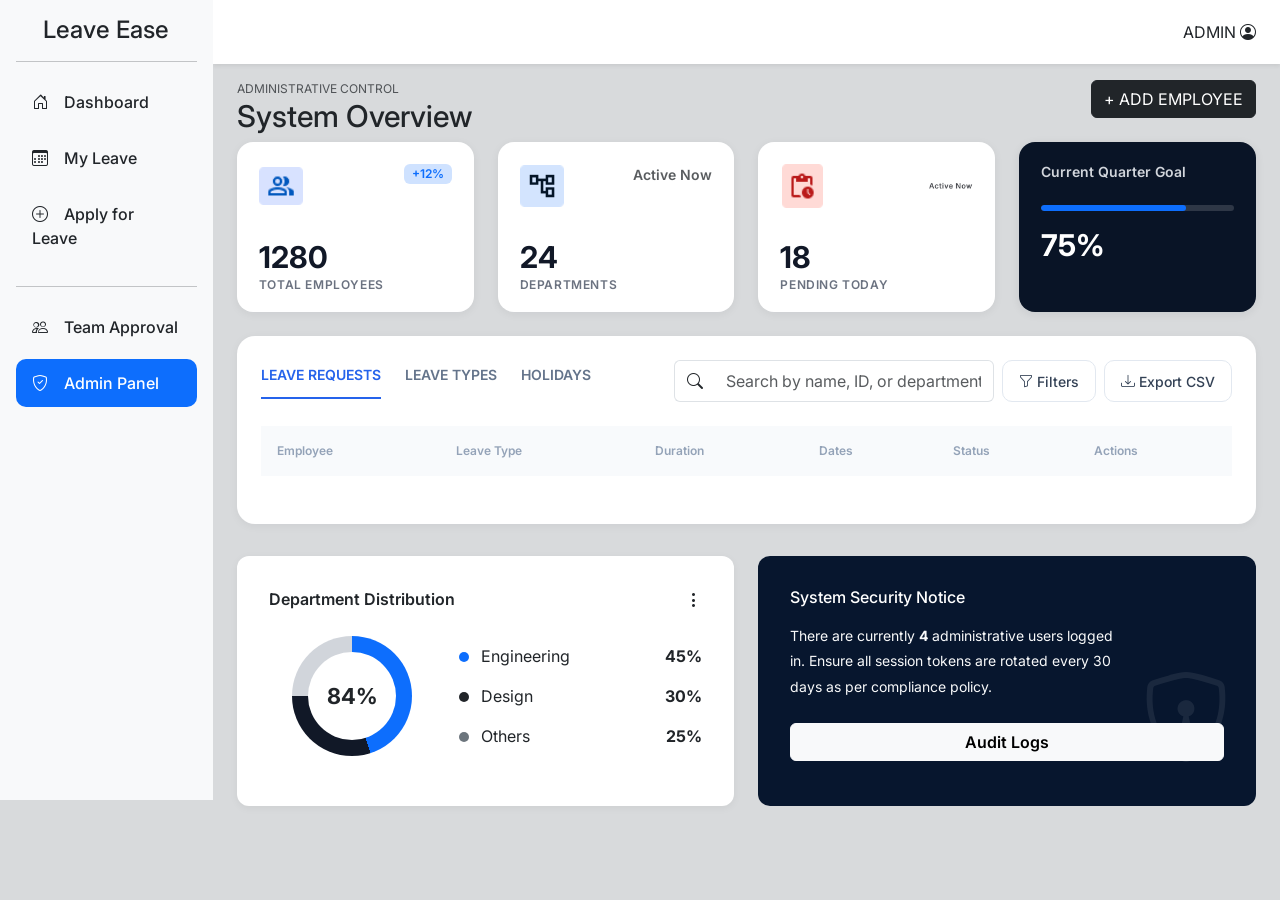
<file: FRONTEND_MANAGEMENT/Admin/admin.html>
<!DOCTYPE html>
<html lang="en">

<head>
    <meta charset="UTF-8">
    <meta name="viewport" content="width=device-width, initial-scale=1.0">
    <title>ADMIN HOME PAGE</title>
    <!-- Bootstrap CSS -->
    <link href="https://cdn.jsdelivr.net/npm/bootstrap@5.3.7/dist/css/bootstrap.min.css" rel="stylesheet">

    <!-- Bootstrap Icons -->
    <link rel="stylesheet" href="https://cdn.jsdelivr.net/npm/bootstrap-icons@1.13.1/font/bootstrap-icons.min.css">
    <link rel="stylesheet" href="admin.css">
    <link rel="preconnect" href="https://fonts.googleapis.com">
    <link rel="preconnect" href="https://fonts.gstatic.com" crossorigin>
    <link href="https://fonts.googleapis.com/css2?family=Inter:wght@100..900&display=swap" rel="stylesheet">
</head>

<body style="background-color:#D8DADC;">
    <div class="container-fluid p-0">
        <div class=" page d-flex">
            <div class="sidebar bg-light  p-3">

                <h4 class="text-center">Leave Ease</h4>
                <hr>

                <ul class="nav flex-column">

                    <li class="nav-item mb-2">
                        <a href="#" class="nav-link text-dark">
                            <i class="bi bi-house-door me-3"></i>Dashboard
                        </a>
                    </li>

                    <li class="nav-item mb-2">
                        <a href="#" class="nav-link text-dark">
                            <i class="bi bi-calendar3 me-3"></i>My Leave
                        </a>
                    </li>

                    <li class="nav-item mb-2">
                        <a href="#" class="nav-link text-dark">
                            <i class="bi bi-plus-circle me-3"></i>Apply for Leave
                        </a>
                    </li>

                    <hr>

                    <li class="nav-item mb-2">
                        <a href="#" class="nav-link text-dark">
                            <i class="bi bi-people me-3"></i>Team Approval
                        </a>
                    </li>

                    <li class="nav-item">
                        <a href="#" class="nav-link text-dark active-menu">
                            <i class="bi bi-shield-check me-3"></i>Admin Panel
                        </a>
                    </li>

                </ul>
            </div>
            <div class="main-content flex-grow-1">

                <!-- Header -->
                <div class="header d-flex justify-content-end align-items-center p-3 bg-white shadow-sm">
                    <div>
                        ADMIN
                        <i class="bi bi-person-circle me-2"></i>
                    </div>
                </div>

                <!-- Main Content -->
                <div class="container-fluid px-4 py-3">

                    <!-- Top Row -->
                    <div class="d-flex justify-content-between align-items-start">

                        <!-- Left Side -->
                        <div>
                            <p class="text-muted mb-0" style="font-size: 12px;">
                                ADMINISTRATIVE CONTROL
                            </p>

                            <h3 style="font-size: 30px;">
                                System Overview
                            </h3>
                        </div>

                        <!-- Right Side -->
                        <button class="btn btn-dark">
                            + ADD EMPLOYEE
                        </button>

                    </div>


                    <div class="row g-4 mb-4">

                        <!-- Total Employees -->
                        <div class="col-lg-3 col-md-6">
                            <div class="card stats-card">
                                <div class="d-flex justify-content-between align-items-start">
                                    <img src="../images/Background (1).png" alt="Employee">

                                    <span class="badge bg-primary-subtle text-primary fw-semibold px-2 py-1">
                                        +12%
                                    </span>
                                </div>

                                <div class="mt-4">
                                    <h2>1280</h2>
                                    <p>TOTAL EMPLOYEES</p>
                                </div>
                            </div>
                        </div>

                        <!-- Departments -->
                        <div class="col-lg-3 col-md-6">
                            <div class="card stats-card">
                                <div class="d-flex justify-content-between align-items-start">
                                    <img src="../images/Background.png" alt="Department">

                                    <small class="text-muted fw-semibold">
                                        Active Now
                                    </small>
                                </div>

                                <div class="mt-4">
                                    <h2>24</h2>
                                    <p>DEPARTMENTS</p>
                                </div>
                            </div>
                        </div>

                        <!-- Pending -->
                        <div class="col-lg-3 col-md-6">
                            <div class="card stats-card">
                                <div class="d-flex justify-content-between align-items-start">
                                    <img src="../images/Background (2).png" alt="Pending">

                                    <img src="../images/Container.png" alt="Users" width="58">
                                </div>

                                <div class="mt-4">
                                    <h2>18</h2>
                                    <p>PENDING TODAY</p>
                                </div>
                            </div>
                        </div>

                        <!-- Goal -->
                        <div class="col-lg-3 col-md-6">
                            <div class="card goal-card text-white">

                                <div class="d-flex justify-content-between align-items-center">
                                    <h6 class="mb-0">Current Quarter Goal</h6>
                                </div>

                                <div class="progress mt-4 mb-3">
                                    <div class="progress-bar bg-primary" style="width:75%"></div>
                                </div>

                                <h3 class="mb-0 fw-bold">75%</h3>

                            </div>
                        </div>

                    </div>
                    <div class="card leave-card">

                        <!-- Top -->
                        <div class="d-flex justify-content-between align-items-center mb-4">

                            <ul class="nav nav-tabs border-0 mb-0">
                                <li class="nav-item">
                                    <a class="nav-link active" href="#">LEAVE REQUESTS</a>
                                </li>

                                <li class="nav-item">
                                    <a class="nav-link" href="#">LEAVE TYPES</a>
                                </li>

                                <li class="nav-item">
                                    <a class="nav-link" href="#">HOLIDAYS</a>
                                </li>
                            </ul>

                            <div class="d-flex gap-2">

                                <div class="search-area">

                                    <div class="input-group">

                                        <span class="input-group-text">
                                            <i class="bi bi-search"></i>
                                        </span>

                                        <input type="text" class="form-control"
                                            placeholder="Search by name, ID, or department">

                                    </div>

                                </div>

                                <button class="btn filter-btn">
                                    <i class="bi bi-funnel"></i>
                                    Filters
                                </button>

                                <button class="btn filter-btn">
                                    <i class="bi bi-download"></i>
                                    Export CSV
                                </button>

                            </div>

                        </div>

                        <table class="table align-middle mb-0">

                            <thead>

                                <tr>

                                    <th>Employee</th>
                                    <th>Leave Type</th>
                                    <th>Duration</th>
                                    <th>Dates</th>
                                    <th>Status</th>
                                    <th>Actions</th>

                                </tr>

                            </thead>

                            <tbody id="emptable"></tbody>

                        </table>
                        <div class="d-flex justify-content-between align-items-center mt-4">

                            <small id="pageInfo"></small>

                            <div id="pagination" class="d-flex gap-2"></div>

                        </div>
                    </div>
                    <div class="row g-4 mt-2">

                        <!-- Department Distribution -->
                        <div class="col-lg-6">
                            <div class="card dashboard-card border-0">

                                <div class="d-flex justify-content-between align-items-center mb-4">
                                    <h6 class="mb-0 fw-semibold">Department Distribution</h6>
                                    <i class="bi bi-three-dots-vertical"></i>
                                </div>

                                <div class="row align-items-center">

                                    <!-- Circle -->
                                    <div class="col-5 text-center">

                                        <div class="progress-circle">
                                            <span>84%</span>
                                        </div>

                                    </div>

                                    <!-- Legend -->
                                    <div class="col-7">

                                        <div class="d-flex justify-content-between mb-3">
                                            <div>
                                                <span class="legend-dot bg-primary"></span>
                                                Engineering
                                            </div>
                                            <strong>45%</strong>
                                        </div>

                                        <div class="d-flex justify-content-between mb-3">
                                            <div>
                                                <span class="legend-dot bg-dark"></span>
                                                Design
                                            </div>
                                            <strong>30%</strong>
                                        </div>

                                        <div class="d-flex justify-content-between">
                                            <div>
                                                <span class="legend-dot bg-secondary"></span>
                                                Others
                                            </div>
                                            <strong>25%</strong>
                                        </div>

                                    </div>

                                </div>

                            </div>
                        </div>

                        <!-- Security Notice -->
                        <div class="col-lg-6">
                            <div class="card security-card border-0">

                                <h6 class="text-white mb-3">
                                    System Security Notice
                                </h6>

                                <p class="text-light mb-4">
                                    There are currently <strong>4</strong> administrative users logged in.
                                    Ensure all session tokens are rotated every 30 days as per compliance policy.
                                </p>

                                <button class="btn btn-light fw-semibold">
                                    Audit Logs
                                </button>

                                <i class="bi bi-shield-lock security-icon"></i>

                            </div>
                        </div>

                    </div>
                </div>
                <script src="admin.js"></script>
</body>

</html>
</file>
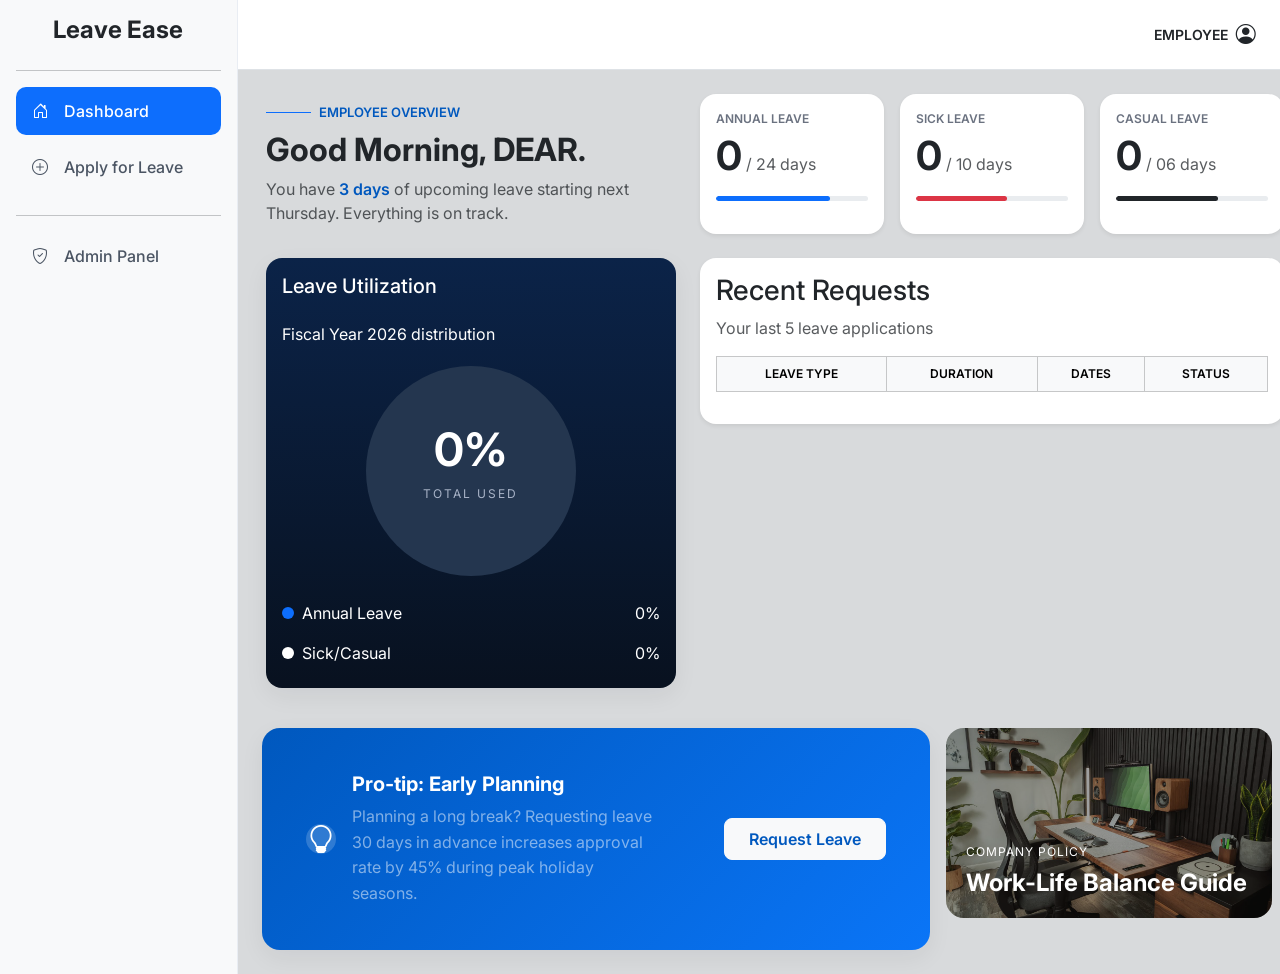
<file: FRONTEND_MANAGEMENT/Emp/emp.html>
<!DOCTYPE html>
<html lang="en">

<head>
    <meta charset="UTF-8">
    <meta name="viewport" content="width=device-width, initial-scale=1.0">
    <title>EMPLOYEE HOME PAGE</title>
    <!-- Bootstrap CSS -->
    <link href="https://cdn.jsdelivr.net/npm/bootstrap@5.3.7/dist/css/bootstrap.min.css" rel="stylesheet">

    <!-- Bootstrap Icons -->
    <link rel="stylesheet" href="https://cdn.jsdelivr.net/npm/bootstrap-icons@1.13.1/font/bootstrap-icons.min.css">
    <link rel="stylesheet" href="emp.css">
    <link rel="preconnect" href="https://fonts.googleapis.com">
    <link rel="preconnect" href="https://fonts.gstatic.com" crossorigin>
    <link href="https://fonts.googleapis.com/css2?family=Inter:wght@100..900&display=swap" rel="stylesheet">

</head>

<body style="background-color:#D8DADC;">
    <div class="container-fluid p-0">
        <div class=" page d-flex">
            <div class="sidebar bg-light  p-3">

                <h4 class="text-center">Leave Ease</h4>
                <hr>

                <ul class="nav flex-column">

                    <li class="nav-item mb-2">
                        <a href="emp.html" class="nav-link text-dark">
                            <i class="bi bi-house-door me-3"></i>Dashboard
                        </a>
                    </li>

                    <li class="nav-item mb-2">
                        <a href="leave.html" class="nav-link text-dark">
                            <i class="bi bi-plus-circle me-3"></i>Apply for Leave
                        </a>
                    </li>

                    <hr>

                    <li class="nav-item">
                        <a href="#" class="nav-link text-dark active-menu">
                            <i class="bi bi-shield-check me-3"></i>Admin Panel
                        </a>
                    </li>

                </ul>
            </div>
            <div class="flex-grow-1">

                <!-- Header -->
                <div class="header d-flex justify-content-between align-items-center bg-white border-bottom px-4 py-2">

                    <button class="btn d-lg-none p-0 border-0" id="menuBtn">
                        <i class="bi bi-list fs-2"></i>
                    </button>

                    <div class="d-flex align-items-center gap-2 ms-auto">
                        <small class="fw-semibold">EMPLOYEE</small>
                        <i class="bi bi-person-circle fs-5"></i>
                    </div>

                </div>
                <!-- Main Content -->
                <div class="container my-4 ms-3">

                    <div class="row align-items-center">

                        <!-- Left Section -->
                        <div class="col-lg-5">
                            <div class="d-flex align-items-center mb-2">
                                <div class="border-top border-primary me-2" style="width:45px;"></div>
                                <p class="mb-0 text-primary fw-semibold" style="font-size:13px;">
                                    EMPLOYEE OVERVIEW
                                </p>
                            </div>

                            <h2 class="fw-bold">
                                Good Morning, DEAR.
                            </h2>

                            <p class="text-muted mb-0">
                                You have <span class="text-primary fw-semibold">3 days</span>
                                of upcoming leave starting next Thursday.
                                Everything is on track.
                            </p>
                        </div>

                        <!-- Right Section -->
                        <div class="col-lg-7">
                            <div class="row g-3">

                                <!-- Card 1 -->
                                <div class="col-md-4">
                                    <div class="card leave-card p-3 shadow-sm">

                                        <p class="mb-1 text-uppercase small">ANNUAL LEAVE</p>

                                        <div class="d-flex align-items-end">
                                            <h2 id="annualLeave" class="fw-bold mb-0">0</h2>
                                            <span class="text-muted ms-1 mb-1">/ 24 days</span>
                                        </div>

                                        <div class="progress mt-3 leave-progress">
                                            <div id="annualBar" class="progress-bar bg-primary" style="width:75%;">
                                            </div>
                                        </div>

                                    </div>
                                </div>

                                <!-- Card 2 -->
                                <div class="col-md-4">
                                    <div class="card leave-card p-3 shadow-sm">

                                        <p class="mb-1 text-uppercase small">SICK LEAVE</p>

                                        <div class="d-flex align-items-end">
                                            <h2 id="sickLeave" class="fw-bold mb-0">0</h2>
                                            <span class="text-muted ms-1 mb-1">/ 10 days</span>
                                        </div>

                                        <div class="progress mt-3 leave-progress">
                                            <div id="sickBar" class="progress-bar bg-danger" style="width:60%;"></div>
                                        </div>

                                    </div>
                                </div>

                                <!-- Card 3 -->
                                <div class="col-md-4">
                                    <div class="card leave-card p-3 shadow-sm">

                                        <p class="mb-1 text-uppercase small">CASUAL LEAVE</p>

                                        <div class="d-flex align-items-end">
                                            <h2 id="casualLeave" class="fw-bold mb-0">0</h2>
                                            <span class="text-muted ms-1 mb-1">/ 06 days</span>
                                        </div>

                                        <div class="progress mt-3 leave-progress">
                                            <div id="casualBar" class="progress-bar bg-dark" style="width:67%;"></div>
                                        </div>

                                    </div>
                                </div>

                            </div>
                        </div>

                    </div>

                    <div class="row mt-4">

                        <!-- Leave Utilization Card -->
                        <div class="col-lg-5">
                            <div class="card design-card bg-dark">
                                <h3 class="py-3 ps-3 text-white" style="font-size:20px;">
                                    Leave Utilization
                                </h3>

                                <p class="ps-3 text-white" style="font-size:16px;">
                                    Fiscal Year 2026 distribution
                                </p>

                                <div class="circle-container mt-1">
                                    <div id="circleProgress" class="circle-progress">
                                        <div class="circle-inner">
                                            <h1 id="totalUsedPercent">0%</h1>
                                            <p>TOTAL USED</p>
                                        </div>
                                    </div>
                                </div>

                                <div class="px-3 pb-3">

                                    <div class="d-flex justify-content-between align-items-center mb-3">
                                        <div class="d-flex align-items-center">
                                            <span class="legend-dot bg-primary me-2"></span>
                                            <span class="text-white">Annual Leave</span>
                                        </div>
                                        <span id="annualPercent" class="text-white">0%</span>
                                    </div>

                                    <div class="d-flex justify-content-between align-items-center">
                                        <div class="d-flex align-items-center">
                                            <span class="legend-dot bg-white me-2"></span>
                                            <span class="text-white">Sick/Casual</span>
                                        </div>
                                        <span id="sickCasualPercent" class="text-white">0%</span>
                                    </div>

                                </div>
                            </div>
                        </div>

                        <!-- Recent Requests Table -->
                        <div class="col-lg-7">
                            <div class="card shadow-sm p-3">
                                <h3>Recent Requests</h3>
                                <p class="text-muted">Your last 5 leave applications</p>

                                <div class="table-responsive">
                                    <table class="table table-bordered table-striped text-center align-middle">
                                        <thead class="table-light">
                                            <tr>
                                                <th>Leave Type</th>
                                                <th>Duration</th>
                                                <th>Dates</th>
                                                <th>Status</th>
                                            </tr>
                                        </thead>

                                        <tbody id="emptable">
                                            <!-- JavaScript will add rows here -->
                                        </tbody>
                                    </table>
                                </div>
                            </div>
                        </div>
                        <div class="row mt-4 g-3 align-items-stretch">

                            <!-- Pro Tip -->
                            <div class="col-lg-8 d-flex">
                                <div class="card pro-tip-card w-100">
                                    <div class="card-body d-flex align-items-center justify-content-between">

                                        <!-- Left -->
                                        <div class="d-flex align-items-center">

                                            <div class="tip-icon me-3">
                                                <i class="bi bi-lightbulb"></i>
                                            </div>

                                            <div>
                                                <h5 class="fw-bold text-white mb-2">
                                                    Pro-tip: Early Planning
                                                </h5>

                                                <p class="text-white-50 mb-0 small">
                                                    Planning a long break? Requesting leave
                                                    <br>
                                                    30 days in advance increases approval
                                                    <br>
                                                    rate by 45% during peak holiday
                                                    <br>
                                                    seasons.
                                                </p>
                                            </div>

                                        </div>

                                        <!-- Button -->
                                        <button class="btn btn-light text-primary fw-semibold px-4 py-2 rounded-3">
                                            Request Leave
                                        </button>

                                    </div>
                                </div>
                            </div>

                            <!-- Guide -->
                            <div class="col-lg-4 d-flex">
                                <div class="guide-card w-100">
                                    <div class="guide-overlay">
                                        <small class="guide-label d-block mb-2">
                                            COMPANY POLICY
                                        </small>

                                        <h4 class="guide-title mb-0">
                                            Work-Life Balance Guide
                                        </h4>
                                    </div>
                                </div>
                            </div>

                        </div>

                        <script src="emp.js"></script>
</body>

</html>
</file>
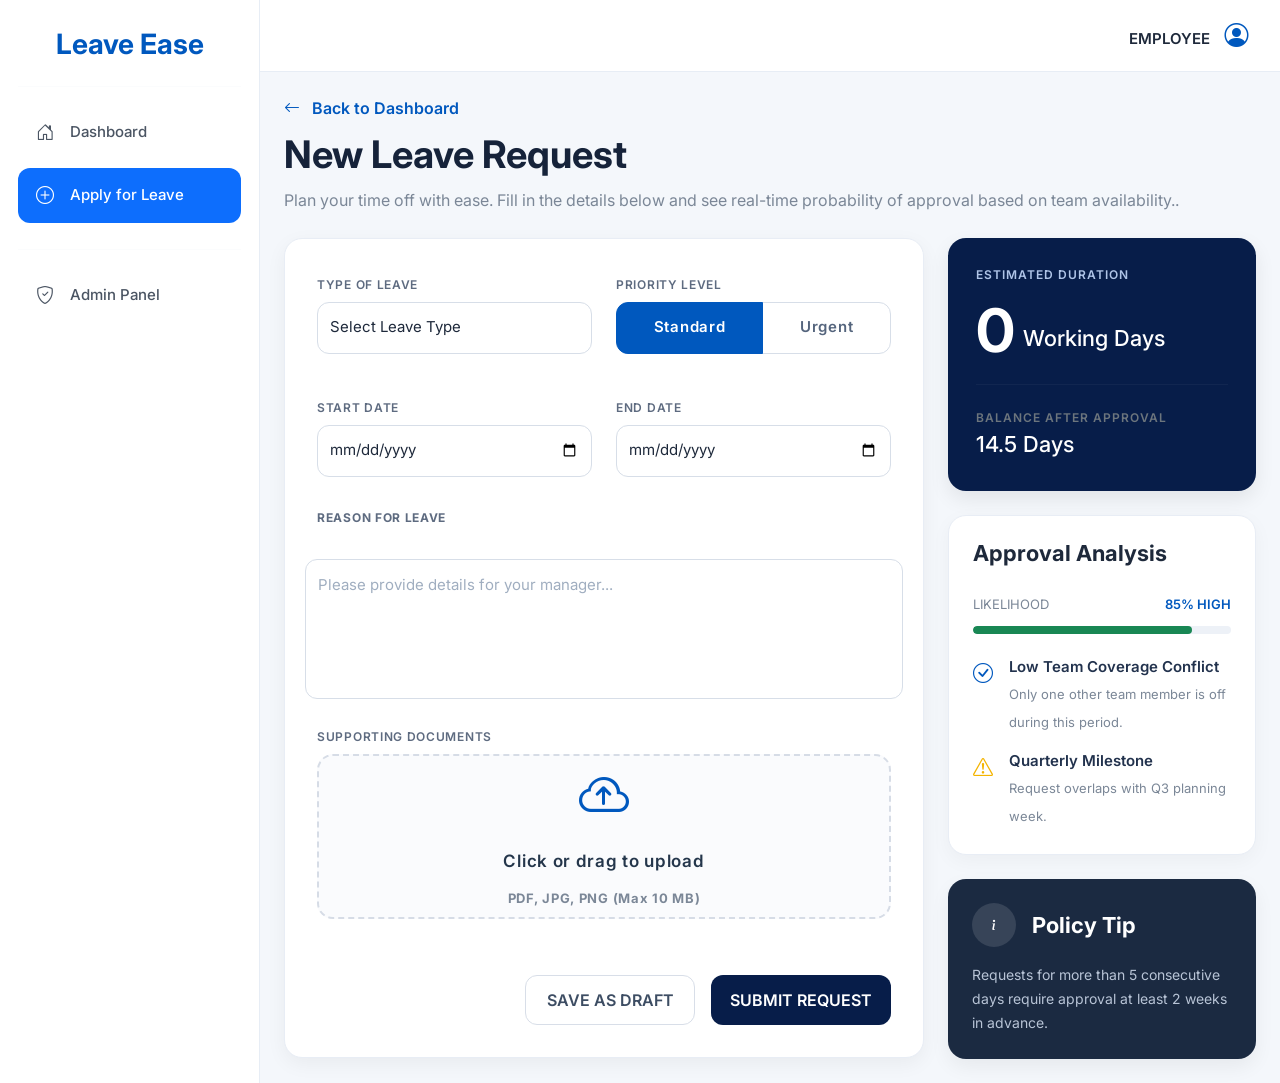
<file: FRONTEND_MANAGEMENT/Emp/leave.html>
<!DOCTYPE html>
<html lang="en">

<head>
    <meta charset="UTF-8">
    <meta name="viewport" content="width=device-width, initial-scale=1.0">
    <title>EMPLOYEE LEAVE PAGE</title>
    <!-- Bootstrap CSS -->
    <link href="https://cdn.jsdelivr.net/npm/bootstrap@5.3.7/dist/css/bootstrap.min.css" rel="stylesheet">

    <!-- Bootstrap Icons -->
    <link rel="stylesheet" href="https://cdn.jsdelivr.net/npm/bootstrap-icons@1.13.1/font/bootstrap-icons.min.css">
    <link rel="stylesheet" href="emp.css">
    <link rel="preconnect" href="https://fonts.googleapis.com">
    <link rel="preconnect" href="https://fonts.gstatic.com" crossorigin>
    <link href="https://fonts.googleapis.com/css2?family=Inter:wght@100..900&display=swap" rel="stylesheet">
    <style>
        a {
            text-decoration: none;
            color: #0058BE;
            font-size: 16px;
        }
    </style>
    <link rel="stylesheet" href="leave.css">

</head>

<body>
    <div class="container-fluid p-0">
        <div class=" page d-flex">
            <div class="sidebar">

                <h4 class="fw-bold text-primary text-center mb-4">
                    Leave Ease
                </h4>
                <hr>

                <ul class="nav flex-column">

                    <li class="nav-item mb-2">
                        <a href="emp.html" class="nav-link text-dark">
                            <i class="bi bi-house-door me-3"></i>Dashboard
                        </a>
                    </li>

                    <li class="nav-item mb-2">
                        <a href="leave.html" class="nav-link text-dark">
                            <i class="bi bi-plus-circle me-3"></i>Apply for Leave
                        </a>
                    </li>

                    <hr>

                    <li class="nav-item">
                        <a href="#" class="nav-link text-dark ">
                            <i class="bi bi-shield-check me-3"></i>Admin Panel
                        </a>
                    </li>


                </ul>
            </div>
            <div class="flex-grow-1 ">

                <!-- Header -->
                <div class="header d-flex justify-content-between align-items-center px-4">

                    <button class="btn border-0 p-0 d-lg-none" id="menuBtn">
                        <i class="bi bi-list fs-2"></i>
                    </button>

                    <div class="ms-auto">
                        EMPLOYEE
                        <i class="bi bi-person-circle me-2"></i>
                    </div>

                </div>

                <!-- Main Content -->
                <div class="container-xxl py-4 px-lg-4 px-3">

                    <!-- Top Row -->
                    <div class="mb-4">

                        <!-- Left Side -->
                        <div>
                            <a href="emp.html" class="fw-semibold text-primary">
                                <i class="bi bi-arrow-left me-2"></i>
                                Back to Dashboard
                            </a>

                            <h2 class="fw-bold">
                                New Leave Request
                            </h2>
                            <p class="text-muted mb-0">
                                Plan your time off with ease. Fill in the details below and see real-time
                                probability of
                                approval based on team availability..
                            </p>
                        </div>
                    </div>
                    <div class="row g-4">
                        <div class="col-12 col-lg-8">
                            <div class="form-card">
                                <form id="leaveForm">

                                    <div class="row g-4">

                                        <!-- Type of Leave -->
                                        <div class="col-md-6">
                                            <label for="leave" class="form-label fw-semibold">
                                                TYPE OF LEAVE
                                            </label>

                                            <select id="leave" class="form-select">
                                                <option selected>Select Leave Type</option>
                                                <option value="annual">Annual Leave (Vacation)</option>
                                                <option value="casual">Casual Leave</option>
                                                <option value="medical">Medical Leave</option>
                                            </select>
                                        </div>

                                        <!-- Priority Level -->
                                        <div class="col-md-6">
                                            <label class="form-label fw-semibold">
                                                PRIORITY LEVEL
                                            </label>

                                            <div class="btn-group w-100" role="group">

                                                <input type="radio" class="btn-check" name="priority" id="standard"
                                                    checked>
                                                <label class="btn btn-outline-primary" for="standard">
                                                    Standard
                                                </label>

                                                <input type="radio" class="btn-check" name="priority" id="urgent">
                                                <label class="btn btn-outline-primary" for="urgent">
                                                    Urgent
                                                </label>

                                            </div>
                                        </div>

                                    </div>
                                    <div class="row g-4 mt-2">

                                        <div class="col-md-6">
                                            <label for="start" class="form-label fw-semibold">
                                                START DATE
                                            </label>
                                            <input type="date" id="start" class="form-control">
                                        </div>

                                        <div class="col-md-6">
                                            <label for="end" class="form-label fw-semibold">
                                                END DATE
                                            </label>
                                            <input type="date" id="end" class="form-control">
                                        </div>

                                    </div>
                                    <div class="row g-4 mt-2">
                                        <label for="reason">REASON FOR LEAVE</label>
                                        <textarea id="reason" class="form-control" rows="5"
                                            placeholder="Please provide details for your manager..."></textarea>
                                    </div>
                                    <div class="row mt-4">
                                        <div class="col-12">

                                            <label for="document" class="form-label fw-semibold">
                                                SUPPORTING DOCUMENTS
                                            </label>

                                            <label for="document" class="upload-box">

                                                <i class="bi bi-cloud-arrow-up"
                                                    style="font-size:50px; color:#0058BE;"></i>

                                                <h5 class="mt-3">Click or drag to upload</h5>

                                                <p class="text-muted mb-0">
                                                    PDF, JPG, PNG (Max 10 MB)
                                                </p>

                                            </label>

                                            <input type="file" id="document" class="d-none"
                                                accept=".pdf,.jpg,.jpeg,.png" multiple>

                                        </div>
                                    </div>
                                    <div class="d-flex justify-content-end gap-3 mt-5 flex-wrap">
                                        <button type="button" class="btn btn-light ">SAVE AS DRAFT</button>
                                        <button type="submit" class="btn btn-dark">SUBMIT REQUEST</button>
                                    </div>
                                </form>

                            </div>
                        </div>
                        <div class="col-12 col-lg-4 ">
                            <div class="duration-card">

                                <small class="text-uppercase">
                                    Estimated Duration
                                </small>

                                <div class="d-flex align-items-end mt-3">
                                    <h1 class="mb-0">0</h1>
                                    <h4 class="ms-2 mb-2">Working Days</h4>
                                </div>

                                <hr>

                                <small class="text-secondary">
                                    Balance After Approval
                                </small>

                                <h4 class="mt-1">14.5 Days</h4>

                            </div>
                            <div class="analysis-card mt-4">

                                <h5 class="fw-bold mb-4">
                                    Approval Analysis
                                </h5>

                                <div class="d-flex justify-content-between align-items-center mb-2">
                                    <small class="text-uppercase text-muted">
                                        Likelihood
                                    </small>

                                    <small class="fw-semibold text-primary">
                                        85% HIGH
                                    </small>
                                </div>

                                <div class="progress mb-4" style="height:8px;">
                                    <div class="progress-bar bg-success" role="progressbar" style="width:85%;">
                                    </div>
                                </div>

                                <!-- First Item -->
                                <div class="d-flex mb-3">

                                    <i class="bi bi-check-circle text-primary me-3 fs-5"></i>

                                    <div>
                                        <h6 class="mb-1">
                                            Low Team Coverage Conflict
                                        </h6>

                                        <small class="text-muted">
                                            Only one other team member is off during this period.
                                        </small>
                                    </div>

                                </div>

                                <!-- Second Item -->
                                <div class="d-flex">

                                    <i class="bi bi-exclamation-triangle text-warning me-3 fs-5"></i>

                                    <div>
                                        <h6 class="mb-1">
                                            Quarterly Milestone
                                        </h6>

                                        <small class="text-muted">
                                            Request overlaps with Q3 planning week.
                                        </small>
                                    </div>

                                </div>

                            </div>
                            <div class="tip-card card mt-4">
                                <div class="card-body">

                                    <!-- Top Row -->
                                    <div class="d-flex align-items-center mb-3">
                                        <div class="info-circle me-3">
                                            <i class="bi bi-info"></i>
                                        </div>
                                        <h4 class="mb-0">Policy Tip</h4>
                                    </div>

                                    <!-- Description -->
                                    <p class="tip-text mb-0">
                                        Requests for more than 5 consecutive days require
                                        approval at least 2 weeks in advance.
                                    </p>

                                </div>
                            </div>
                        </div>
                    </div>
                </div>
            </div>
        </div>
    </div>
    <div class="toast-container position-fixed top-0 end-0 p-3">
        <div id="successToast" class="toast" role="alert">
            <div class="toast-header">
                <strong class="me-auto">Success</strong>
                <button type="button" class="btn-close" data-bs-dismiss="toast"></button>
            </div>

            <div class="toast-body" id="toastMessage"></div>
        </div>
    </div>

    <script src="https://cdn.jsdelivr.net/npm/bootstrap@5.3.7/dist/js/bootstrap.bundle.min.js"></script>
    <script src="leave.js"></script>
</body>

</html>
</file>
<file: FRONTEND_MANAGEMENT/Admin/admin.css>
/* ===========================
   GENERAL
=========================== */

* {
    margin: 0;
    padding: 0;
    box-sizing: border-box;
}

body {
    font-family: "Inter", sans-serif;
    background: #D8DADC;
}

/* ===========================
   PAGE
=========================== */
.page{
    min-height:100vh;
    width:100%;
    display:flex;
}

.sidebar {
    width: 260px;
    height: 800px;
}

.header{
    width:100%;
    height:64px;
}
.main-content{
    min-width:0;
    overflow-x:hidden;
}
/* ===========================
   SIDEBAR
=========================== */

.sidebar h3 {
    font-size: 24px;
    font-weight: 700;
}

.sidebar .nav-link {
    color: #495057;
    padding: 12px 16px;
    border-radius: 10px;
    font-weight: 500;
    transition: .3s;
}

.sidebar .nav-link:hover {
    background: #F5F7FA;
}

.active-menu {
    background: #0D6EFD;
    color: #fff !important;
}

.active-menu i {
    color: #fff;
}

/* ===========================
   BUTTONS
=========================== */

.add-btn {
    width: 220px;
    height: 52px;
    background: #091426;
    color: white;
    border: none;
    border-radius: 10px;
    font-weight: 600;
}

.add-btn:hover {
    background: #16243d;
    color: white;
}

/* ===========================
   STATISTICS CARDS
=========================== */
.stats-card {
    border: none;
    border-radius: 12px;
    box-shadow: 0 2px 6px rgba(15, 23, 42, .05);
    height: 136px;
    padding: 18px 20px;
    display: flex;
    flex-direction: column;
    justify-content: space-between;
}

.stats-card h2 {
    font-size: 26px;
    font-weight: 700;
    margin: 14px 0 2px;
    line-height: 1;
    margin-bottom: 6px;
}

.stats-card p {
    margin: 0;
    font-size: 12px;
    font-weight: 600;
    letter-spacing: .5px;
    color: #6B7280;
}

.stats-card img {
    width: 36px;
    height: 36px;
    object-fit: contain;
}

.percent-badge {
    background: #E8F0FF;
    color: #2563EB;
    font-size: 12px;
    font-weight: 700;
    padding: 4px 8px;
    border-radius: 6px;
}

/* ===========================
   STATISTICS CARDS
=========================== */

.stats-card{
    background:#fff;
    border:none;
    border-radius:16px;
    padding:22px;
    height:170px;
    box-shadow:0 2px 10px rgba(15,23,42,.06);
    transition:.3s;
}

.stats-card:hover{
    transform:translateY(-2px);
    box-shadow:0 8px 20px rgba(15,23,42,.08);
}



.stats-card img{
    width:44px;
    height:44px;
    object-fit:contain;
}

.stats-card h2{
    color:#111827;
    margin-top:10px;
    margin-bottom:4px;
    font-size:30px;
    font-weight:700;
    line-height:1;
}

.stats-card p{
    margin:0;
    font-size:12px;
    font-weight:600;
    letter-spacing:.6px;
    color:#6B7280;
    text-transform:uppercase;
}

.percent-badge{
    background:#EEF4FF;
    color:#2563EB;
    font-size:12px;
    font-weight:600;
    padding:4px 8px;
    border-radius:6px;
}

/* ===========================
   GOAL CARD
=========================== */

.goal-card{
    background:#091426;
    border:none;
    border-radius:16px;
    padding:22px;
    height:170px;
    color:#fff;
    box-shadow:0 2px 10px rgba(15,23,42,.08);
}

.goal-card h6{
    margin:0;
    font-size:14px;
    font-weight:600;
    color:#D1D5DB;
}

.goal-card h3{
    margin:0;
    font-size:30px;
    font-weight:700;
}

.goal-card .progress{
    height:6px;
    margin:22px 0 18px;
    background:rgba(255,255,255,.15);
    border-radius:20px;
}

.goal-card .progress-bar{
    border-radius:20px;
}
/* ===========================
   LEAVE TABLE CARD
=========================== */

.leave-card{
    background:#fff;
    border:none;
    border-radius:18px;
    padding:24px;
    box-shadow:0 2px 10px rgba(15,23,42,.05);
}

/* ===========================
   TABS
=========================== */

.nav-tabs{
    gap:24px;
    border:none;
}

.nav-tabs .nav-link{
    border:none;
    background:transparent;
    color:#64748B;
    font-size:14px;
    font-weight:600;
    padding:0 0 12px;
}

.nav-tabs .nav-link.active{
    color:#2563EB;
    border:none;
    border-bottom:2px solid #2563EB;
    background:transparent;
}

/* ===========================
   SEARCH
=========================== */

.search-area{
    width:320px;
}

.search-area .input-group-text{
    background:#fff;
    border-right:none;
}

.search-area .form-control{
    border-left:none;
}

.search-area input{
    height:42px;
}

/* ===========================
   FILTER BUTTON
=========================== */

.filter-btn{
    height:42px;
    border:1px solid #E2E8F0;
    background:#fff;
    color:#334155;
    border-radius:10px;
    font-size:14px;
    font-weight:500;
    padding:0 16px;
}

.filter-btn:hover{
    background:#F8FAFC;
}

/* ===========================
   TABLE
=========================== */

.table{
    margin:0;
}

.table thead th{
    background:#F8FAFC;
    color:#94A3B8;
    border:none;
    font-size:12px;
    font-weight:600;
    padding:16px;
}

.table tbody td{
    padding:18px 16px;
    border-top:1px solid #F1F5F9;
    vertical-align:middle;
}

.table tbody tr:hover{
    background:#FAFAFA;
}
/* ===========================
   STATUS BADGES
=========================== */

.status-approved {
    background: #D1FAE5;
    color: #047857;
    padding: 6px 14px;
    border-radius: 20px;
    font-size: 13px;
    font-weight: 600;
}

.status-pending {
    background: #FEF3C7;
    color: #B45309;
    padding: 6px 14px;
    border-radius: 20px;
    font-size: 13px;
    font-weight: 600;
}

.status-rejected {
    background: #FEE2E2;
    color: #DC2626;
    padding: 6px 14px;
    border-radius: 20px;
    font-size: 13px;
    font-weight: 600;
}

/* ===========================
   ACTION BUTTONS
=========================== */

.action-btn {
    width: 36px;
    height: 36px;
    border: none;
    border-radius: 8px;
    background: #F1F3F5;
}

.action-btn:hover {
    background: #E2E6EA;
}

/* ===========================
   PAGINATION
=========================== */

.pagination .page-link {
    border: none;
    color: #495057;
    margin: 0 2px;
    border-radius: 8px;
}

.pagination .active .page-link {
    background: #0D6EFD;
    color: white;
}

/* ===========================
   RESPONSIVE
=========================== */

@media(max-width:992px) {

    .sidebar {
        width: 220px;
    }

    .search-area {
        width: 100%;
    }

}

@media(max-width:768px) {

    .page {
        flex-direction: column;
    }

    .sidebar {
        width: 100%;
        min-height: auto;
    }

    .add-btn {
        width: 100%;
        margin-top: 15px;
    }

    .stats-card,
    .goal-card {
        height: auto;
    }

}
/* ===========================
   ACTION BUTTONS
=========================== */

.action-btn{
    width:36px;
    height:36px;
    border:none;
    border-radius:8px;
    display:flex;
    justify-content:center;
    align-items:center;
    cursor:pointer;
    transition:0.2s ease;
}

.approve-btn{
    background:#DCFCE7;
    color:#16A34A;
}

.approve-btn:hover{
    background:#BBF7D0;
}

.reject-btn{
    background:#FEE2E2;
    color:#DC2626;
}

.reject-btn:hover{
    background:#FECACA;
}

.action-btn i{
    font-size:16px;
}

.action-btn:disabled{
    opacity:0.5;
    cursor:not-allowed;
}
.dashboard-card{
    border-radius:12px;
    padding:32px;
    background:#fff;
    min-height:250px;
    box-shadow:0 2px 8px rgba(0,0,0,.05);
}

.progress-circle{
    width:120px;
    height:120px;
    margin:auto;
    border-radius:50%;
    background:conic-gradient(
        #0d6efd 0 45%,
        #111827 45% 75%,
        #d1d5db 75% 100%
    );
    display:flex;
    align-items:center;
    justify-content:center;
    position:relative;
}

.progress-circle::before{
    content:"";
    width:88px;
    height:88px;
    border-radius:50%;
    background:#fff;
    position:absolute;
}

.progress-circle span{
    position:relative;
    z-index:1;
    font-weight:700;
    font-size:22px;
}

.legend-dot{
    width:10px;
    height:10px;
    border-radius:50%;
    display:inline-block;
    margin-right:8px;
}

.security-card{
    background:#07162E;
    border-radius:12px;
    padding:32px;
    min-height:250px;
    position:relative;
    overflow:hidden;
}

.security-card p{
    font-size:14px;
    line-height:1.8;
    max-width:75%;
}

.security-icon{
    position:absolute;
    right:25px;
    bottom:20px;
    font-size:90px;
    color:rgba(255,255,255,.08);
}
</file>
<file: FRONTEND_MANAGEMENT/Emp/emp.css>
/* ===========================
   GENERAL
=========================== */

* {
    margin: 0;
    padding: 0;
    box-sizing: border-box;
}

body {
    font-family: "Inter", sans-serif;
    background: #F4F7FB;
}

.page {
    display: flex;
    min-height: 100vh;
}

/* ===========================
   SIDEBAR
=========================== */

.sidebar {
    width: 260px;
    min-height: 100vh;
    background: #fff;
    border-right: 1px solid #E9EDF3;
    padding: 24px;
}

.sidebar h4 {
    font-size: 24px;
    font-weight: 700;
    margin-bottom: 25px;
}

.nav-link {
    color: #4B5563 !important;
    border-radius: 10px;
    padding: 12px 16px;
    font-weight: 500;
    transition: .3s;
}

.nav-link:hover {
    background: #EEF4FF;
    color: #0D6EFD !important;
}

.nav-link.active {
    background: #0D6EFD;
    color: #fff !important;
}

.nav-link.active i {
    color: #fff;
}

/* ===========================
   CONTENT
=========================== */

.flex-grow-1 {
    padding: 0px;
}

/* ===========================
   HEADER
=========================== */

.header {
    background: #fff;
    height: 70px;
    padding: 0 32px;
}

/* ===========================
   TEXT
=========================== */

.text-primary {
    color: #0058BE !important;
}

h2 {
    font-weight: 700;
}

/* ===========================
   ALL CARDS
=========================== */

.card {
    border: none;
    border-radius: 16px;
    box-shadow: 0 8px 24px rgba(15, 23, 42, .06);
}

/* ===========================
   LEAVE CARDS
=========================== */

.leave-card {
    padding: 18px;
    height: 140px;
}

.leave-card p {
    font-size: 12px;
    font-weight: 600;
    color: #6B7280;
}

.leave-card h2 {
    font-size: 40px;
    font-weight: 700;
}

.leave-progress {
    height: 5px;
    border-radius: 30px;
    background: #E9ECEF;
}

.leave-progress .progress-bar {
    border-radius: 30px;
}

/* ===========================
   UTILIZATION CARD
=========================== */

.design-card {
    background: linear-gradient(180deg, #0B2348, #08111F);
    color: white;
    min-height: 430px;
}

.circle-container {
    display: flex;
    justify-content: center;
    margin: 25px 0;
}



.circle-progress {

    width: 210px;
    height: 210px;
    border-radius: 50%;
    --annual: 0deg;
    --used: 0deg;

    background: conic-gradient(#0D6EFD 0deg var(--annual),
            white var(--annual) var(--used),
            #24364f var(--used) 360deg);

    position: relative;
}

;


.circle-progress::before {

    content: "";
    position: absolute;

    width: 150px;
    height: 150px;

    background: #08111F;
    border-radius: 50%;

    top: 50%;
    left: 50%;

    transform: translate(-50%, -50%);
}

.circle-inner {

    position: absolute;
    top: 50%;
    left: 50%;

    transform: translate(-50%, -50%);
    text-align: center;
    z-index: 2;
}

.circle-inner h1 {

    color: white;
    font-size: 46px;
    font-weight: 700;
}

.circle-inner p {

    color: #A8B3C7;
    font-size: 12px;
    letter-spacing: 2px;
}

.legend-dot {

    width: 12px;
    height: 12px;
    border-radius: 50%;
    flex-shrink: 0;
}

/* ===========================
   TABLE
=========================== */

table{
    width:100%;
    border-collapse:collapse;
}

thead th{
    font-size:12px;
    font-weight:600;
    color:#7A7A7A;
    text-transform:uppercase;
    padding:18px 20px;
    border-bottom:1px solid #ECECEC;
}

tbody td{
    padding:18px 20px;
    font-size:14px;
    color:#202020;
    vertical-align:middle;
    border-bottom:1px solid #F2F2F2;
}

tbody tr:last-child td{
    border-bottom:none;
}

.table tbody tr {

    box-shadow: 0 2px 10px rgba(0, 0, 0, .03);
}

/* ===========================
   PRO TIP
=========================== */

.pro-tip-card {

    background: linear-gradient(135deg, #0058BE, #0A75F7);
    border: none;
    border-radius: 18px;
    padding: 28px;
    min-height: 190px;
}

.tip-icon {

    width: 30px;
    height: 30px;

    border-radius: 15px;

    background: rgba(255, 255, 255, .18);

    display: flex;
    justify-content: center;
    align-items: center;

    color: white;
    font-size: 28px;
}

.pro-tip-card h4 {

    color: white;
    font-size: 26px;
    font-weight: 700;
}

.pro-tip-card p {

    color: rgba(255, 255, 255, .85);
    font-size: 16px;
    line-height: 1.6;
}

.request-btn {

    background: white;
    color: #0058BE;

    border: none;
    border-radius: 12px;

    padding: 10px 22px;

    font-weight: 600;
}

.request-btn:hover {

    background: #F4F4F4;
    color: #0058BE;
}

/* ===========================
   GUIDE CARD
=========================== */

.guide-card {

    position: relative;
    overflow: hidden;

    height: 190px;

    border-radius: 18px;

    background: url("../images/worklife.jpg") center/cover no-repeat;

    display: flex;
    align-items: flex-end;
}

.guide-card::before {

    content: "";
    position: absolute;
    inset: 0;

    background: rgba(0, 0, 0, .35);
}

.guide-overlay {

    position: relative;
    z-index: 2;

    color: white;
    padding: 20px;
}

.guide-label {

    font-size: 12px;
    letter-spacing: 1px;
}

.guide-title {

    margin-top: 8px;
    font-size: 24px;
    font-weight: 700;
}

/* ===========================
   RESPONSIVE
=========================== */
@media (max-width: 992px) {

    .page{
        flex-direction:column;
    }

    .sidebar{
        width:100%;
        min-height:auto;
        padding:20px;
    }

    .header{
        padding:15px 20px;
        justify-content:flex-end;
    }

    .container{
        margin-left:0 !important;
        padding:0 12px;
    }

    .leave-card{
        height:auto;
        margin-bottom:16px;
    }

    .design-card{
        margin-bottom:20px;
    }

    .pro-tip-card{
        margin-bottom:20px;
    }

    .pro-tip-card .card-body{
        flex-direction:column;
        align-items:flex-start !important;
        gap:20px;
    }

    .guide-card{
        height:220px;
    }
}
@media (max-width:576px){

    .header{
        padding:12px;
    }

    .sidebar{
        padding:15px;
    }

    h2{
        font-size:28px;
    }

    .leave-card h2{
        font-size:32px;
    }

    .circle-progress{
        width:170px;
        height:170px;
    }

    .circle-progress::before{
        width:120px;
        height:120px;
    }

    .circle-inner h1{
        font-size:34px;
    }

    .pro-tip-card{
        padding:20px;
    }

    .guide-title{
        font-size:20px;
    }

    table{
        min-width:650px;
    }
}

.status{
    padding:5px 12px;
    border-radius:6px;
    font-size:11px;
    font-weight:700;
    text-transform:uppercase;
}

.status.approved{
    background:#DFF7E6;
    color:#1A9A4A;
}

.status.pending{
    background:#E8F0FF;
    color:#2F6FED;
}

.status.completed{
    background:#ECECEC;
    color:#555;
}

.status.rejected{
    background:#FDE5E5;
    color:#D93939;
}
.recent-request-card{
    background:#fff;
    border-radius:18px;
    padding:28px;
    box-shadow:0 10px 30px rgba(0,0,0,.06);
}
.leave-type{
    display:flex;
    align-items:center;
    gap:12px;
    font-weight:600;
}

.leave-icon{
    width:34px;
    height:34px;
    border-radius:50%;
    background:#EAF2FF;
    color:#2F80ED;

    display:flex;
    align-items:center;
    justify-content:center;
}
@media (max-width:992px){

    .sidebar{

        position:fixed;
        top:0;
        left:-280px;

        width:260px;
        height:100vh;

        z-index:1050;

        transition:.3s;
        box-shadow:0 0 20px rgba(0,0,0,.15);
    }

    .sidebar.show{
        left:0;
    }

    .header{
        position:sticky;
        top:0;
        z-index:1000;
    }
}
</file>
<file: FRONTEND_MANAGEMENT/Emp/leave.css>
/*==================================================
                GOOGLE FONT
==================================================*/

body {
    margin: 0;
    padding: 0;
    font-family: "Inter", sans-serif;
    background: #D8DADC;
    color: #1E293B;
    overflow-x: hidden;
}

* {
    box-sizing: border-box;
}

a {
    text-decoration: none;
}

.page {
    display: flex;
    min-height: 100vh;
}

/*==================================================
                SIDEBAR
==================================================*/

.sidebar {
    width: 260px;
    background: #FFFFFF;
    border-right: 1px solid #E7EDF5;
    padding: 28px 18px;
    flex-shrink: 0;
}

.sidebar h4 {
    font-size: 28px;
    font-weight: 700;
    color: #0058BE;
    margin-bottom: 25px;
}

.sidebar hr {
    margin: 18px 0;
    border-color: #EEF2F6;
}

.sidebar .nav-item {
    margin-bottom: 8px;
}

.sidebar .nav-link {

    display: flex;
    align-items: center;

    padding: 14px 18px;

    border-radius: 12px;

    color: #5E6B80;

    font-size: 15px;

    font-weight: 500;

    transition: .25s;
}

.sidebar .nav-link i {

    font-size: 18px;

    margin-right: 12px;
}

.sidebar .nav-link:hover {

    background: #EDF5FF;

    color: #0058BE;
}

.active-menu {

    background: #0058BE;

    color: #FFFFFF !important;
}

/*==================================================
                RIGHT SECTION
==================================================*/

.flex-grow-1 {

    background: #F4F7FB;
}

/*==================================================
                HEADER
==================================================*/

.header {

    height: 72px;

    background: #FFFFFF;

    border-bottom: 1px solid #E7EDF5;

    display: flex;

    justify-content: flex-end;

    align-items: center;

    padding: 0 32px;

    font-size: 15px;

    font-weight: 600;
}

.header i {

    font-size: 24px;

    margin-left: 10px;

    color: #0058BE;
}

/*==================================================
                MAIN CONTAINER
==================================================*/

.container-xxl {

    max-width: 1450px;

    padding-top: 35px;

    padding-bottom: 35px;
}

/*==================================================
                PAGE TITLE
==================================================*/

h2 {

    font-size: 38px;

    font-weight: 700;

    margin-top: 12px;

    margin-bottom: 8px;

    color: #16233A;
}

.text-muted {

    color: #7B8797 !important;

    font-size: 16px;

    line-height: 28px;
}

.form-card {

    background: #FFFFFF;

    border-radius: 18px;

    padding: 32px;

    border: 1px solid #E8EDF5;

    box-shadow: 0 6px 20px rgba(0, 0, 0, .05);
}

/*==================================================
                FORM
==================================================*/

.form-label,
label {
    font-size: 12px;
    font-weight: 700;
    letter-spacing: .7px;
    color: #5E6B80;
    margin-bottom: 8px;
}

.form-control,
.form-select {
    height: 52px;
    border: 1px solid #D7DEE8;
    border-radius: 12px;
    background: #FFFFFF;
    font-size: 15px;
    color: #1E293B;
    transition: .25s;
}

.form-control::placeholder {
    color: #A0AEC0;
}

.form-control:focus,
.form-select:focus {
    border-color: #0058BE;
    box-shadow: 0 0 0 3px rgba(0, 88, 190, .12);
}

textarea.form-control {
    min-height: 140px;
    padding-top: 14px;
    resize: none;
}

/*==================================================
                PRIORITY BUTTON
==================================================*/

.btn-group {
    width: 100%;
}

.btn-group .btn {

    height: 52px;

    display: flex;

    justify-content: center;

    align-items: center;

    font-size: 15px;

    font-weight: 600;

    border-color: #D7DEE8;

    background: #FFFFFF;

    color: #55657D;

    transition: .25s;
}

.btn-check:checked+.btn {

    background: #0058BE;

    color: #FFFFFF;

    border-color: #0058BE;
}

.btn-group .btn:first-of-type {

    border-radius: 12px 0 0 12px;
}

.btn-group .btn:last-of-type {

    border-radius: 0 12px 12px 0;
}

/*==================================================
                UPLOAD BOX
==================================================*/

.upload-box {

    width: 100%;

    height: 165px;

    border: 2px dashed #D6DCE6;

    border-radius: 16px;

    background: #FAFBFD;

    display: flex;

    flex-direction: column;

    justify-content: center;

    align-items: center;

    transition: .3s;

    cursor: pointer;
}

.upload-box:hover {

    border-color: #0058BE;

    background: #F4F8FF;
}

.upload-box i {

    font-size: 48px;

    color: #0058BE;
}

.upload-box h5 {

    margin-top: 14px;

    font-size: 17px;

    font-weight: 600;

    color: #24364B;
}

.upload-box p {

    margin-top: 5px;

    font-size: 13px;

    color: #7A8799;
}

/*==================================================
                BUTTONS
==================================================*/

.btn-light {

    min-width: 170px;

    height: 50px;

    border-radius: 12px;

    background: #FFFFFF;

    border: 1px solid #D8DEE8;

    font-weight: 600;

    color: #3D4D63;
}

.btn-light:hover {

    background: #F3F6FA;
}

.btn-dark {

    min-width: 180px;

    height: 50px;

    border: none;

    border-radius: 12px;

    background: #071D49;

    font-weight: 600;
}

.btn-dark:hover {

    background: #0A2C69;
}

/*==================================================
                DURATION CARD
==================================================*/

.duration-card {
    background: #071D49;
    color: #FFFFFF;
    border-radius: 18px;
    padding: 28px;
    box-shadow: 0 8px 20px rgba(0, 0, 0, .08);
}

.duration-card small {
    display: block;
    color: #AFC4E7;
    font-size: 12px;
    font-weight: 600;
    letter-spacing: 1px;
    text-transform: uppercase;
}

.duration-card h1 {
    font-size: 60px;
    font-weight: 700;
    line-height: 1;
    margin: 0;
}

.duration-card h4 {
    font-size: 22px;
    font-weight: 500;
    margin-bottom: 6px;
}

.duration-card hr {
    margin: 24px 0;
    border-color: rgba(255, 255, 255, .15);
}

/*==================================================
            APPROVAL ANALYSIS CARD
==================================================*/

.analysis-card {
    background: #FFFFFF;
    border-radius: 18px;
    border: 1px solid #E8EDF5;
    padding: 24px;
    margin-top: 24px;
    box-shadow: 0 6px 20px rgba(0, 0, 0, .04);
}

.analysis-card h5 {
    font-size: 22px;
    font-weight: 700;
    margin-bottom: 24px;
}

.analysis-card h6 {
    font-size: 15px;
    font-weight: 600;
    color: #22324D;
}

.analysis-card small {
    font-size: 13px;
    color: #7B8797;
}

.progress {
    height: 8px;
    border-radius: 50px;
    background: #EDF1F7;
}

.progress-bar {
    border-radius: 50px;
}

/*==================================================
                POLICY TIP CARD
==================================================*/

.tip-card {
    margin-top: 24px;
    border: none;
    border-radius: 18px;
    background: #1B2A41;
    color: #FFFFFF;
    box-shadow: 0 8px 20px rgba(0, 0, 0, .06);
}

.tip-card .card-body {
    padding: 24px;
}

.tip-card h4 {
    font-size: 22px;
    font-weight: 700;
}

.tip-text {
    color: #B8C4D6;
    font-size: 14px;
    line-height: 1.7;
}

.info-circle {
    width: 44px;
    height: 44px;
    border-radius: 50%;
    background: rgba(255, 255, 255, .12);

    display: flex;
    justify-content: center;
    align-items: center;

    color: #FFFFFF;
    font-size: 18px;
}

/*==================================================
                ICONS
==================================================*/

.bi-check-circle {
    color: #0058BE !important;
}

.bi-exclamation-triangle {
    color: #F4B400 !important;
}

/*==================================================
                SPACING
==================================================*/

.row.g-4 {
    --bs-gutter-x: 24px;
    --bs-gutter-y: 24px;
}

/*==================================================
                RESPONSIVE
==================================================*/

@media (max-width:991px) {
    .sidebar {
        position: fixed;
        top: 0;
        left: -260px;
        width: 260px;
        height: 100vh;
        transition: .3s;
        z-index: 1050;
    }

    .sidebar.show {
        left: 0;
    }

    .page {
        flex-direction: column;
    }

    

    .container-xxl {
        padding: 24px 18px;
    }

    h2 {
        font-size: 30px;
    }

    .form-card {
        padding: 24px;
    }

    .duration-card,
    .analysis-card,
    .tip-card {
        margin-top: 24px;
    }
}

@media (max-width:767px) {

    .header {
        justify-content: space-between;
        padding: 0 16px;
    }

    h2 {
        font-size: 26px;
    }

    .text-muted {
        font-size: 15px;
        line-height: 24px;
    }

    .btn-light,
    .btn-dark {
        width: 100%;
        min-width: 100%;
    }

    .d-flex.justify-content-end {
        flex-direction: column;
    }

    .upload-box {
        height: 150px;
    }

    .duration-card h1 {
        font-size: 48px;
    }

    .duration-card h4 {
        font-size: 18px;
    }
}

@media (max-width:575px) {

    .sidebar {
        padding: 20px 14px;
    }

    .form-card {
        padding: 18px;
    }

    .analysis-card,
    .tip-card,
    .duration-card {
        padding: 18px;
    }

    .upload-box i {
        font-size: 40px;
    }

    .upload-box h5 {
        font-size: 16px;
    }

    .upload-box p {
        font-size: 12px;
    }
}

@media (max-width:767px) {

    .container-xxl {
        padding: 20px 14px;
    }

    .btn-group {
        flex-direction: column;
    }

    .btn-group .btn {

        width: 100%;

        border-radius: 12px !important;

        margin-bottom: 10px;
    }

    textarea.form-control {
        min-height: 120px;
    }

    .duration-card,
    .analysis-card,
    .tip-card {
        margin-top: 20px;
    }
}
</file>
